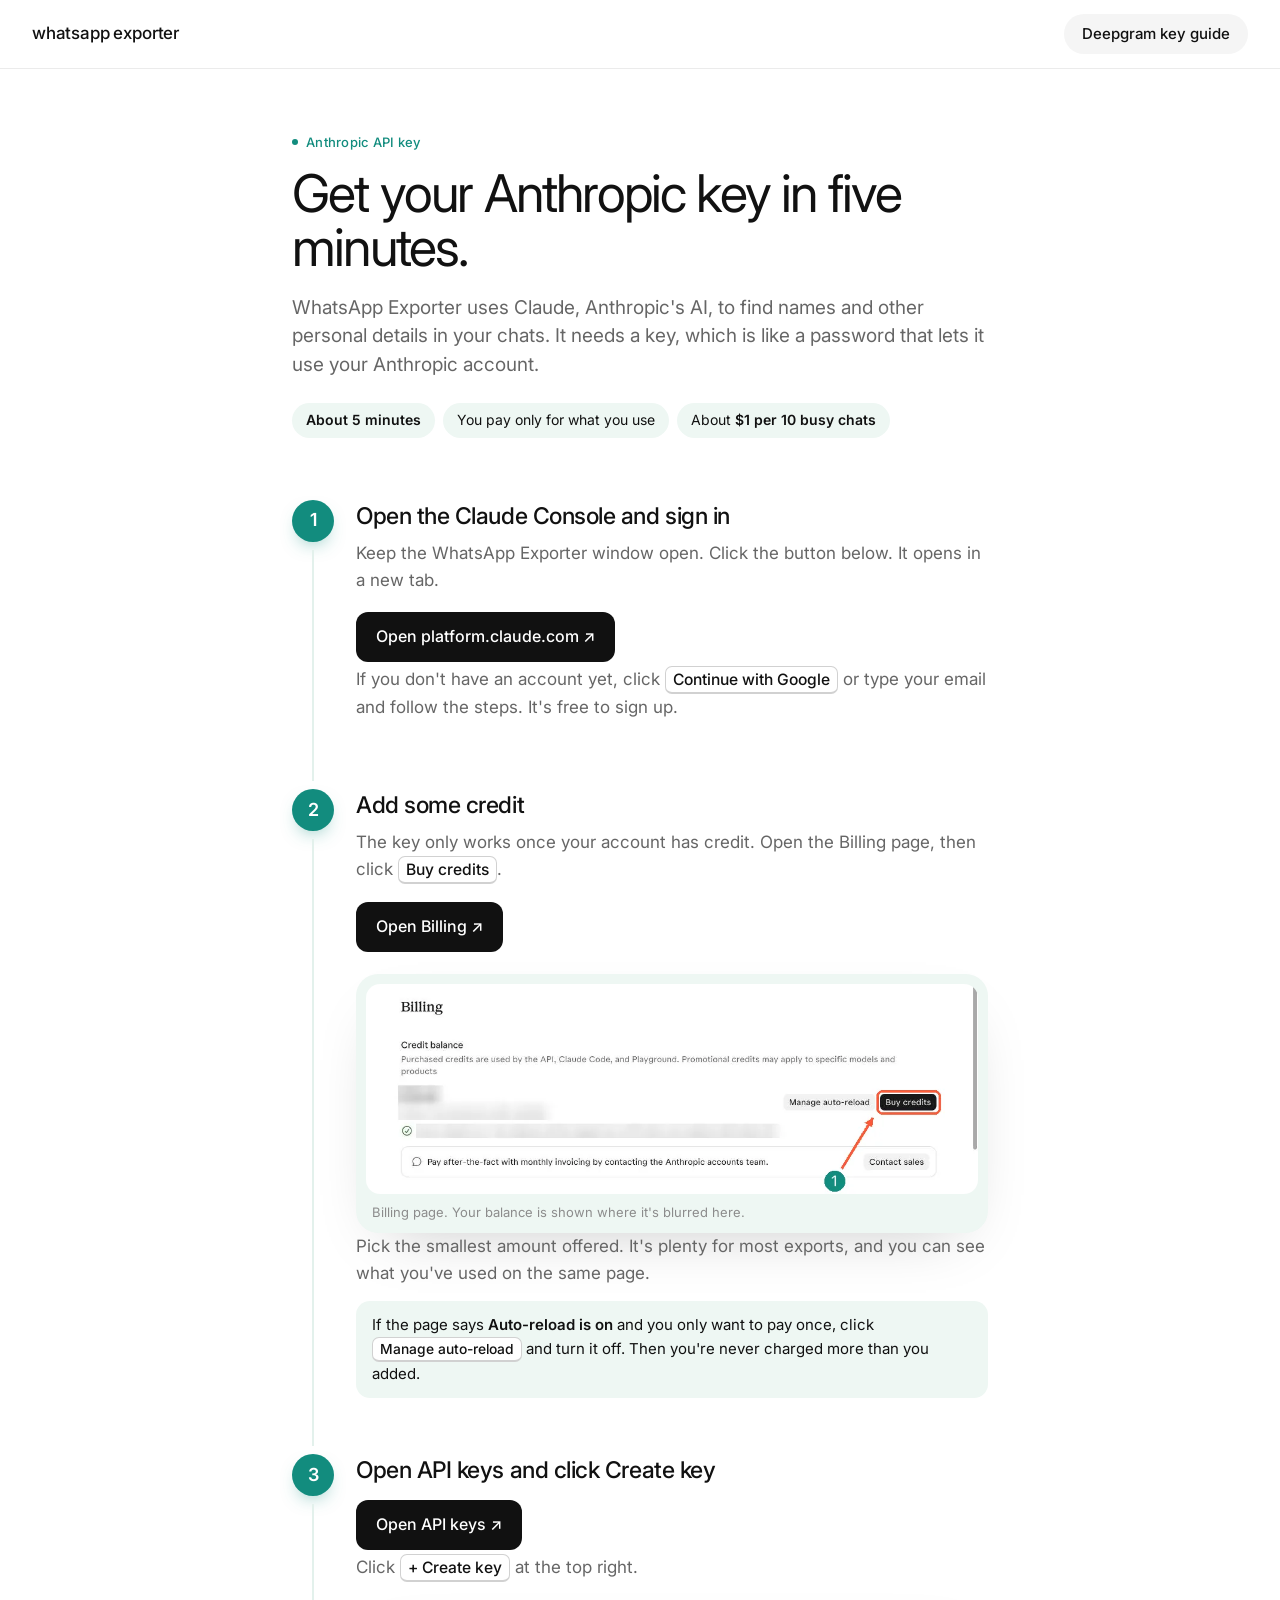
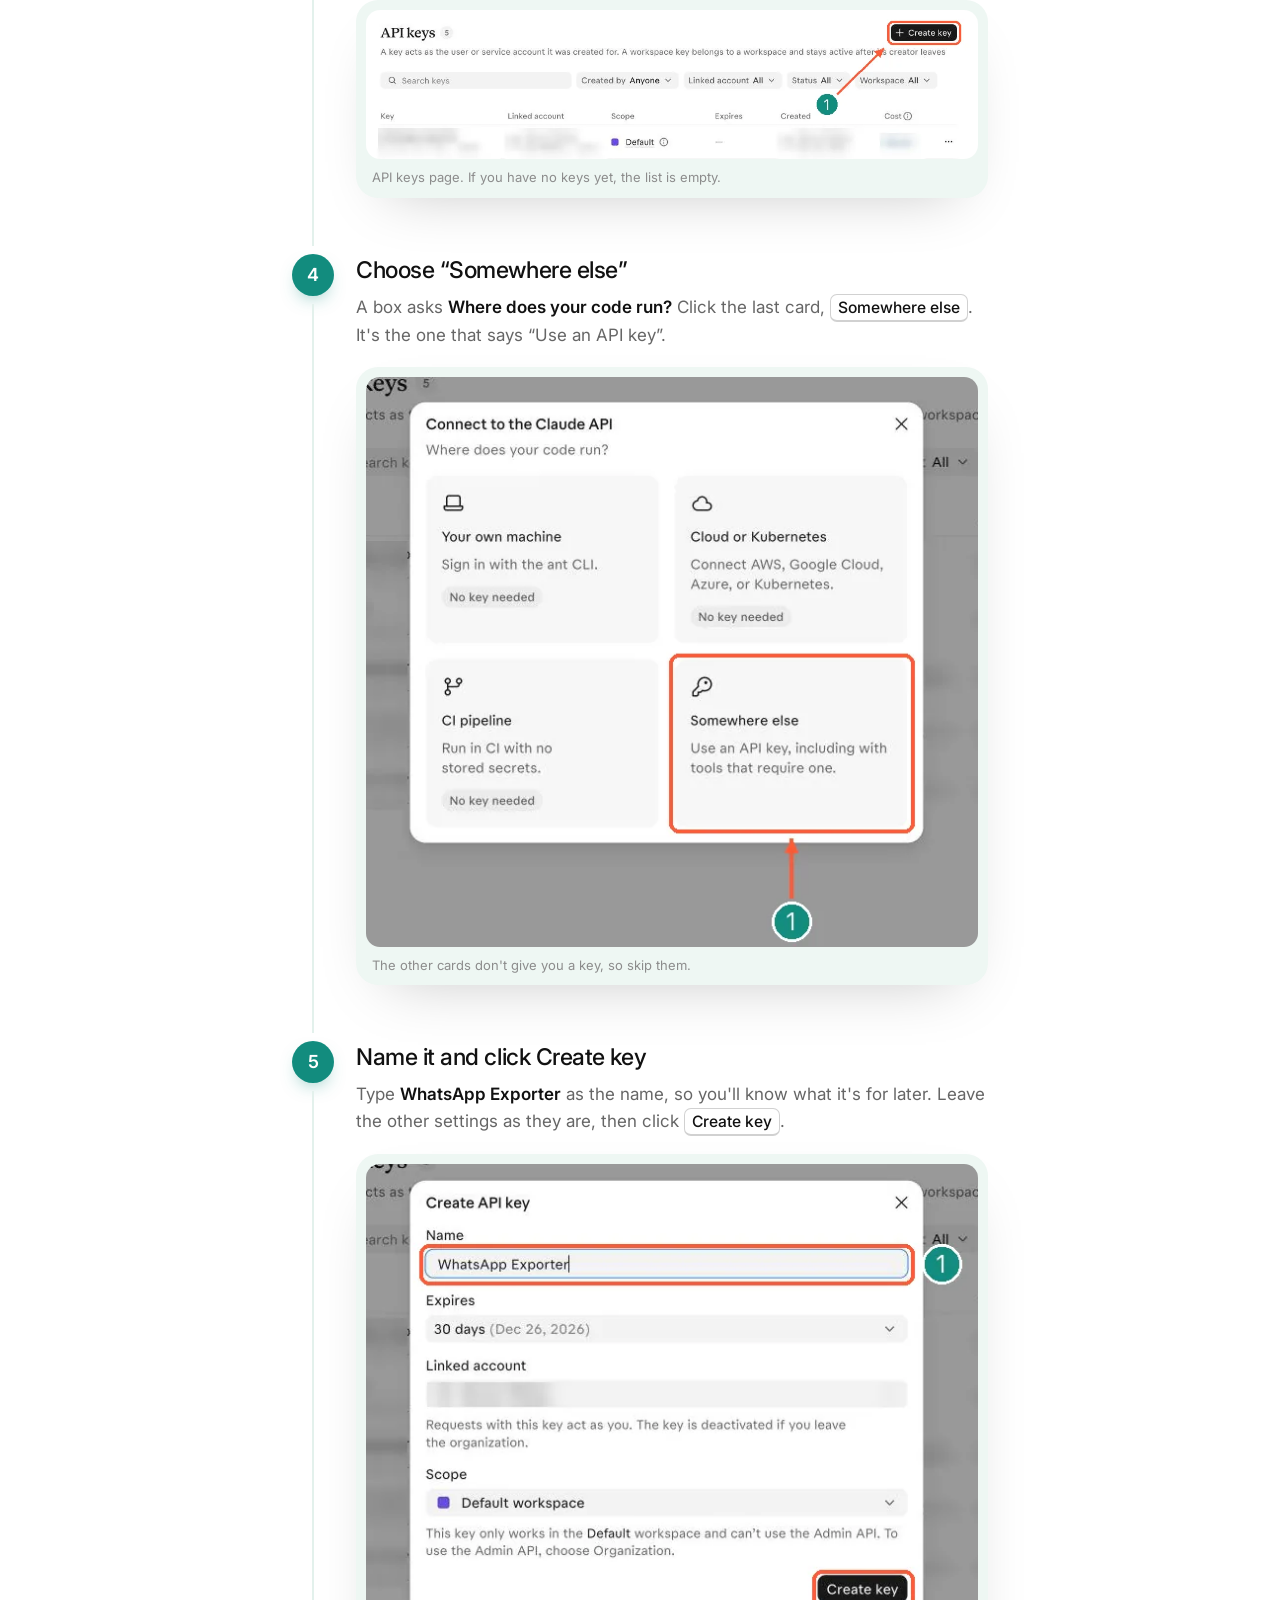
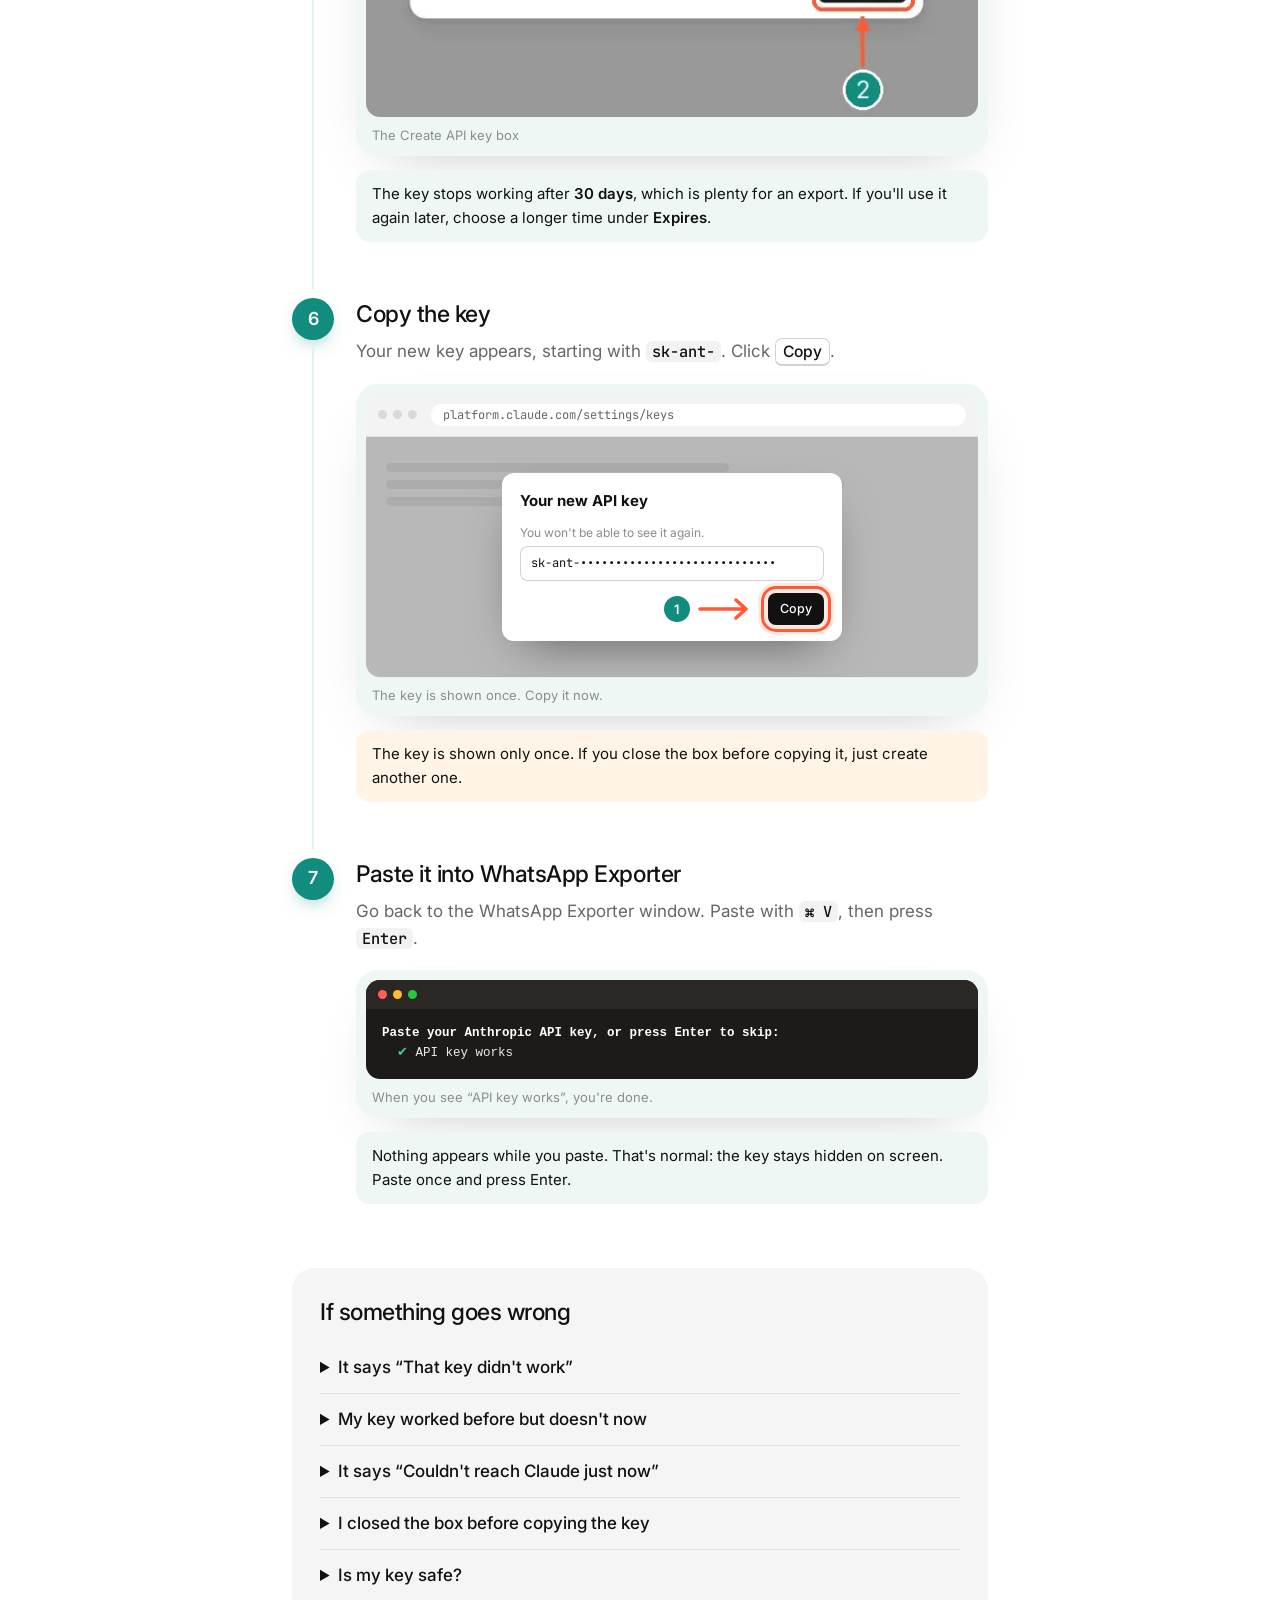
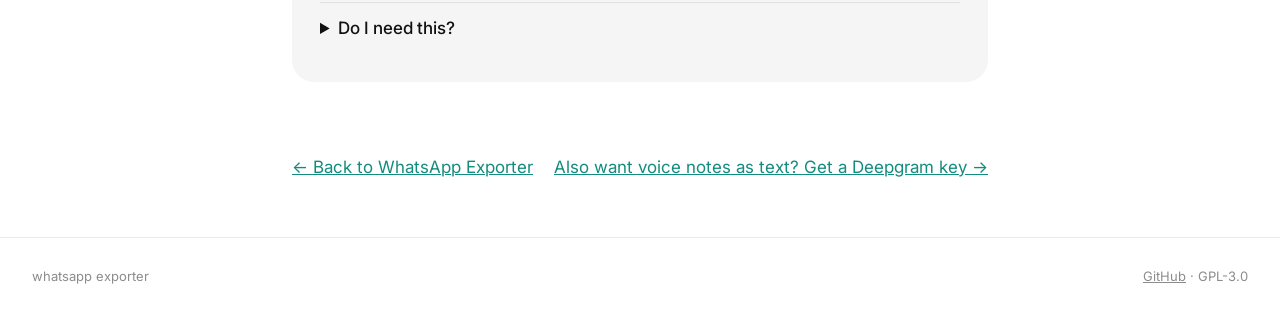
<file: docs/anthropic-key.html>
<!doctype html>
<html lang="en">
<head>
<meta charset="utf-8">
<meta name="viewport" content="width=device-width, initial-scale=1">
<title>Get an Anthropic Key</title>
<meta name="description" content="Step by step, with pictures: create an Anthropic API key so WhatsApp Exporter can redact personal details in your chats.">
<meta property="og:title" content="Get an Anthropic API key for WhatsApp Exporter">
<meta property="og:description" content="Five minutes, step by step, with pictures.">
<meta property="og:image" content="https://girumdoctours.github.io/whatsapp-exporter/og.png">
<meta name="color-scheme" content="light">
<link rel="preconnect" href="https://fonts.googleapis.com">
<link rel="preconnect" href="https://fonts.gstatic.com" crossorigin>
<link href="https://fonts.googleapis.com/css2?family=Inter:wght@400;500;600&family=JetBrains+Mono:wght@400;600&display=swap" rel="stylesheet">
<link rel="stylesheet" href="guide.css">
<script>document.documentElement.classList.add(/Win/i.test(navigator.userAgent) ? 'win' : 'mac')</script>
</head>
<body>
<nav>
  <a class="mark" href="./">whatsapp exporter</a>
  <a class="pill" href="deepgram-key.html">Deepgram key guide</a>
</nav>

<main class="wrap">
  <header>
    <div class="label">Anthropic API key</div>
    <h1>Get your Anthropic key in five minutes.</h1>
    <p class="sub">WhatsApp Exporter uses Claude, Anthropic's AI, to find names and other personal details in your chats. It needs a key, which is like a password that lets it use your Anthropic account.</p>
    <div class="facts">
      <span><b>About 5 minutes</b></span>
      <span>You pay only for what you use</span>
      <span>About <b>$1 per 10 busy chats</b></span>
    </div>
  </header>

  <ol class="steps">
    <li>
      <h2>Open the Claude Console and sign in</h2>
      <p>Keep the WhatsApp Exporter window open. Click the button below. It opens in a new tab.</p>
      <a class="go" href="https://platform.claude.com/" target="_blank" rel="noopener">Open platform.claude.com ↗</a>
      <p>If you don't have an account yet, click <span class="click">Continue with Google</span> or type your email and follow the steps. It's free to sign up.</p>
    </li>

    <li>
      <h2>Add some credit</h2>
      <p>The key only works once your account has credit. Open the Billing page, then click <span class="click">Buy credits</span>.</p>
      <a class="go" href="https://platform.claude.com/settings/billing" target="_blank" rel="noopener">Open Billing ↗</a>
      <figure class="shot">
        <img src="img/anthropic-billing.webp" width="1024" height="352" alt="The Billing page in the Claude Console, with the Buy credits button highlighted" loading="lazy">
        <figcaption>Billing page. Your balance is shown where it's blurred here.</figcaption>
      </figure>
      <p>Pick the smallest amount offered. It's plenty for most exports, and you can see what you've used on the same page.</p>
      <div class="note">If the page says <b>Auto-reload is on</b> and you only want to pay once, click <span class="click">Manage auto-reload</span> and turn it off. Then you're never charged more than you added.</div>
    </li>

    <li>
      <h2>Open API keys and click Create key</h2>
      <a class="go" href="https://platform.claude.com/settings/keys" target="_blank" rel="noopener">Open API keys ↗</a>
      <p>Click <span class="click">+ Create key</span> at the top right.</p>
      <figure class="shot">
        <img src="img/anthropic-keys.webp" width="1024" height="250" alt="The API keys page in the Claude Console, with the Create key button highlighted" loading="lazy">
        <figcaption>API keys page. If you have no keys yet, the list is empty.</figcaption>
      </figure>
    </li>

    <li>
      <h2>Choose “Somewhere else”</h2>
      <p>A box asks <b>Where does your code run?</b> Click the last card, <span class="click">Somewhere else</span>. It's the one that says “Use an API key”.</p>
      <figure class="shot">
        <img src="img/anthropic-chooser.webp" width="620" height="577" alt="The Connect to the Claude API box, with the Somewhere else card highlighted" loading="lazy">
        <figcaption>The other cards don't give you a key, so skip them.</figcaption>
      </figure>
    </li>

    <li>
      <h2>Name it and click Create key</h2>
      <p>Type <b>WhatsApp Exporter</b> as the name, so you'll know what it's for later. Leave the other settings as they are, then click <span class="click">Create key</span>.</p>
      <figure class="shot">
        <img src="img/anthropic-create.webp" width="620" height="560" alt="The Create API key box with WhatsApp Exporter typed as the name and the Create key button highlighted" loading="lazy">
        <figcaption>The Create API key box</figcaption>
      </figure>
      <div class="note">The key stops working after <b>30 days</b>, which is plenty for an export. If you'll use it again later, choose a longer time under <b>Expires</b>.</div>
    </li>

    <li>
      <h2>Copy the key</h2>
      <p>Your new key appears, starting with <span class="kbd">sk-ant-</span>. Click <span class="click">Copy</span>.</p>
      <figure class="shot">
        <div class="browser">
          <div class="top"><i></i><i></i><i></i><div class="url">platform.claude.com/settings/keys</div></div>
          <div class="screen full">
            <div class="main" style="min-height:240px">
              <div class="bar w60"></div><div class="bar w80"></div><div class="bar w40"></div>
              <div class="modal-bg">
                <div class="modal">
                  <h4>Your new API key</h4>
                  <div class="small">You won't be able to see it again.</div>
                  <div class="field secret">sk-ant-••••••••••••••••••••••••••••</div>
                  <div class="acts"><span class="point"><svg class="arrow" viewBox="0 0 56 28"><path d="M2 14h46M38 5l10 9-10 9"/></svg><span class="btn hit" data-n="1">Copy</span></span></div>
                </div>
              </div>
            </div>
          </div>
        </div>
        <figcaption>The key is shown once. Copy it now.</figcaption>
      </figure>
      <div class="warn">The key is shown only once. If you close the box before copying it, just create another one.</div>
    </li>

    <li>
      <h2>Paste it into WhatsApp Exporter</h2>
      <p>Go back to the WhatsApp Exporter window. Paste with <span class="kbd os-mac">⌘ V</span><span class="kbd os-win">Ctrl V</span>, then press <span class="kbd">Enter</span>.</p>
      <figure class="shot">
        <div class="term">
          <div class="top"><i></i><i></i><i></i></div>
<pre><span class="b">Paste your Anthropic API key, or press Enter to skip:</span>
  <span class="ok">✔</span> API key works</pre>
        </div>
        <figcaption>When you see “API key works”, you're done.</figcaption>
      </figure>
      <div class="note">Nothing appears while you paste. That's normal: the key stays hidden on screen. Paste once and press Enter.</div>
    </li>
  </ol>

  <section class="help">
    <h2>If something goes wrong</h2>
    <details>
      <summary>It says “That key didn't work”</summary>
      <p>Copy the key again with the Copy button rather than selecting it by hand, so no part is missed. Then paste it once and press Enter. If it still fails, create a new key and try that one.</p>
    </details>
    <details>
      <summary>My key worked before but doesn't now</summary>
      <p>Keys stop working when they expire, which is after 30 days unless you chose longer. Create a new one the same way. Also check that you still have credit.</p>
    </details>
    <details>
      <summary>It says “Couldn't reach Claude just now”</summary>
      <p>Check your internet connection. Also check that your account has credit on the <a href="https://platform.claude.com/settings/billing" target="_blank" rel="noopener">Billing page</a>. The exporter tries again during the export.</p>
    </details>
    <details>
      <summary>I closed the box before copying the key</summary>
      <p>Click Create key again and make a new one. You can delete the old one from the API keys list with the ⋯ menu next to it.</p>
    </details>
    <details>
      <summary>Is my key safe?</summary>
      <p>Treat it like a password and don't share it. WhatsApp Exporter uses it only while it runs and doesn't save it. You can delete the key on the API keys page at any time, and it stops working straight away.</p>
    </details>
    <details>
      <summary>Do I need this?</summary>
      <p>Only if you choose to redact. Without a key, press Enter to skip and the exporter uses checks on your computer only. These miss more personal details.</p>
    </details>
  </section>

  <div class="other">
    <a href="./">← Back to WhatsApp Exporter</a>
    <a href="deepgram-key.html">Also want voice notes as text? Get a Deepgram key →</a>
  </div>
</main>

<footer><span>whatsapp exporter</span><span><a href="https://github.com/GirumDoctours/whatsapp-exporter">GitHub</a> · GPL-3.0</span></footer>
</body>
</html>
</file>
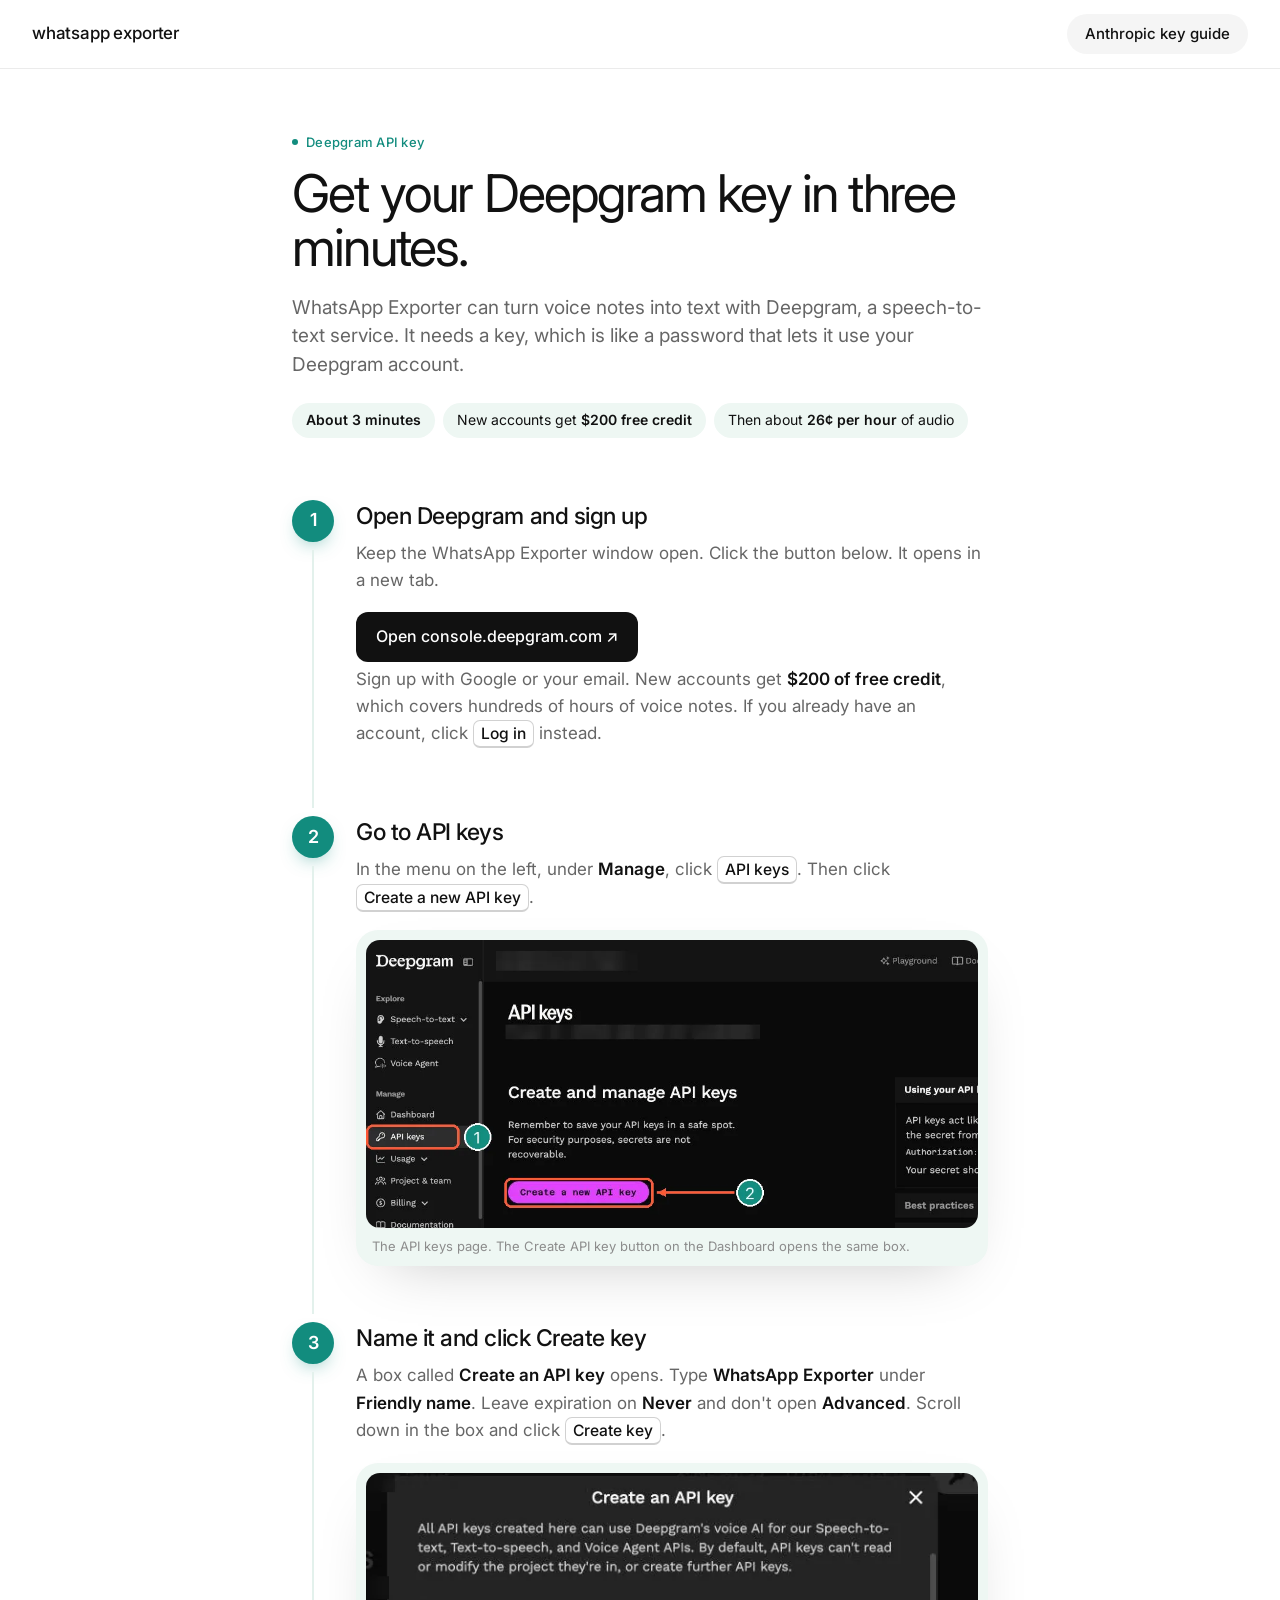
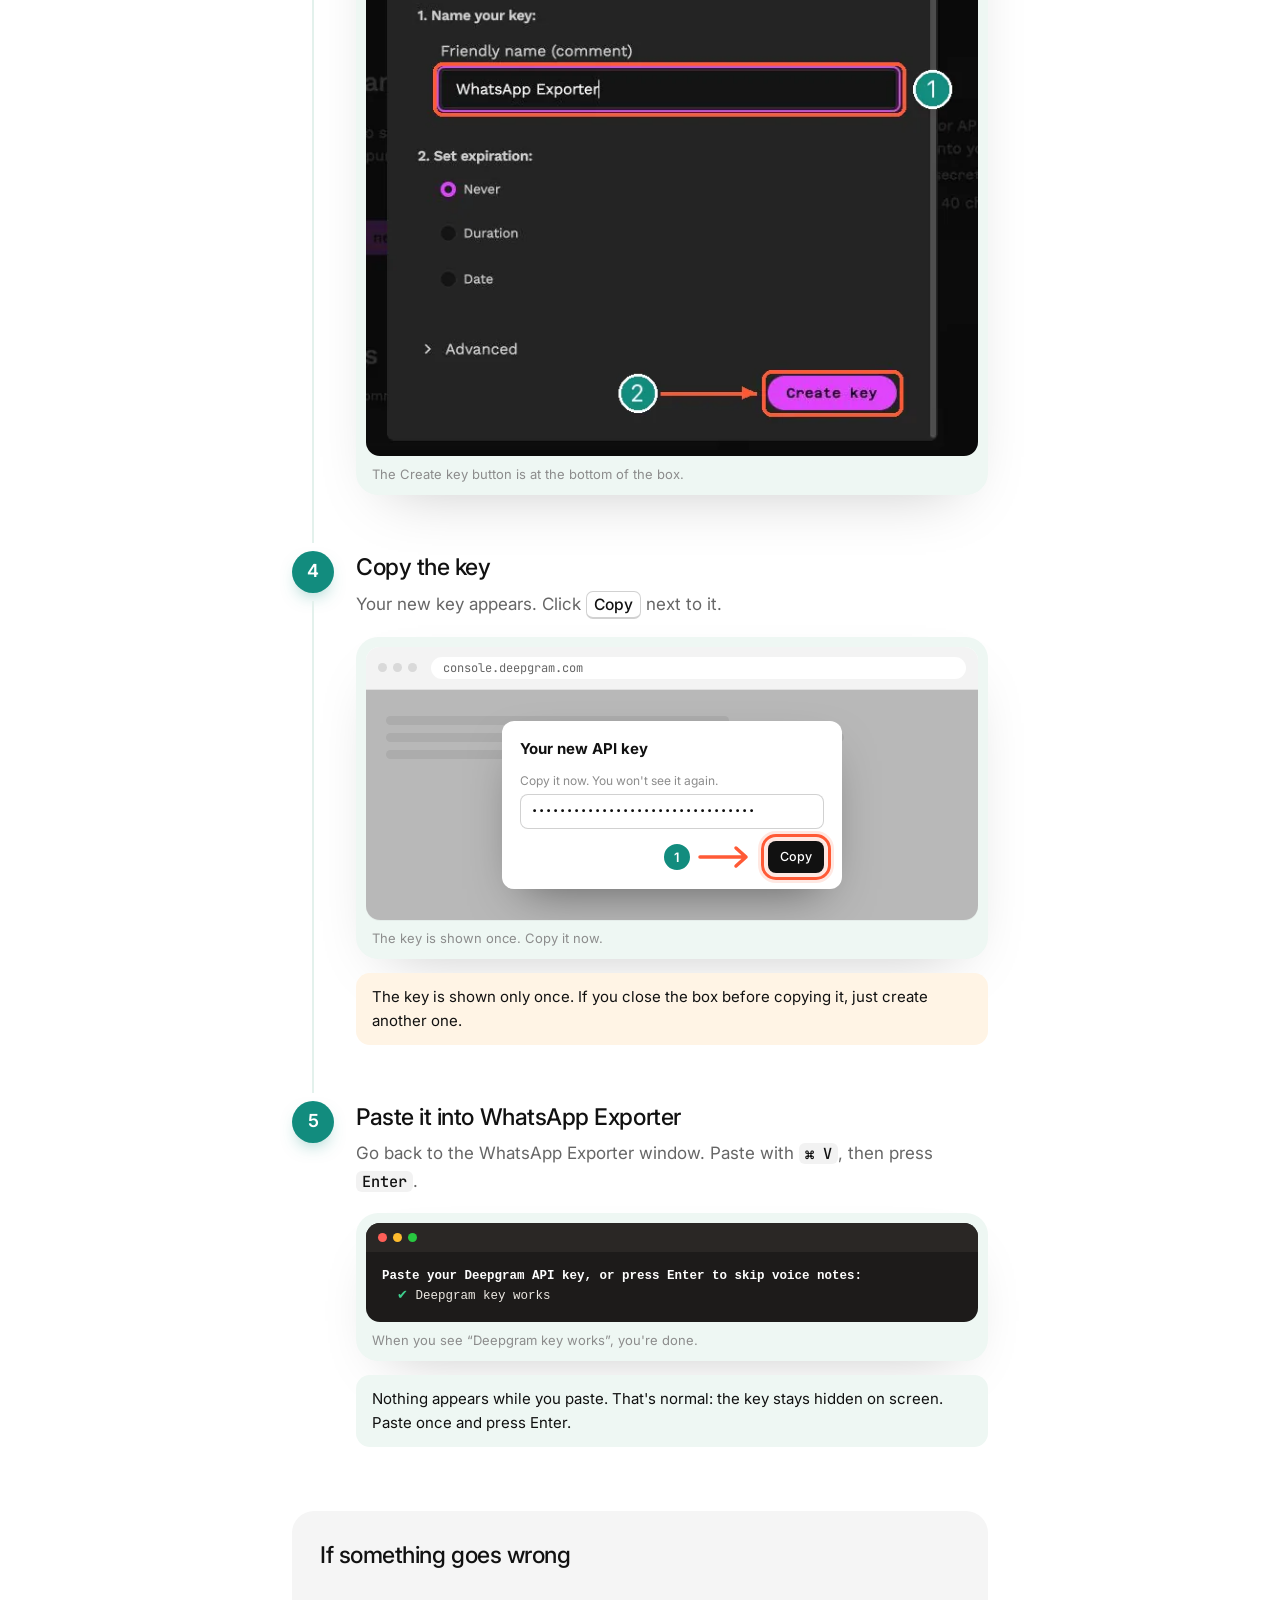
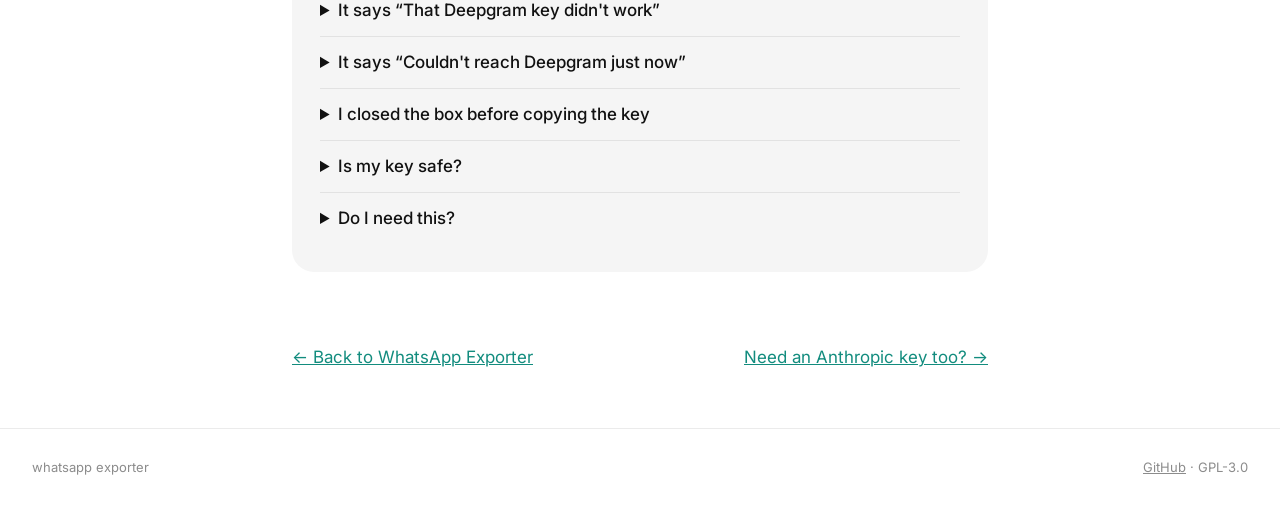
<file: docs/deepgram-key.html>
<!doctype html>
<html lang="en">
<head>
<meta charset="utf-8">
<meta name="viewport" content="width=device-width, initial-scale=1">
<title>Get a Deepgram Key</title>
<meta name="description" content="Step by step, with pictures: create a Deepgram API key so WhatsApp Exporter can turn voice notes into text.">
<meta property="og:title" content="Get a Deepgram API key for WhatsApp Exporter">
<meta property="og:description" content="Three minutes, step by step, with pictures.">
<meta property="og:image" content="https://girumdoctours.github.io/whatsapp-exporter/og.png">
<meta name="color-scheme" content="light">
<link rel="preconnect" href="https://fonts.googleapis.com">
<link rel="preconnect" href="https://fonts.gstatic.com" crossorigin>
<link href="https://fonts.googleapis.com/css2?family=Inter:wght@400;500;600&family=JetBrains+Mono:wght@400;600&display=swap" rel="stylesheet">
<link rel="stylesheet" href="guide.css">
<script>document.documentElement.classList.add(/Win/i.test(navigator.userAgent) ? 'win' : 'mac')</script>
</head>
<body>
<nav>
  <a class="mark" href="./">whatsapp exporter</a>
  <a class="pill" href="anthropic-key.html">Anthropic key guide</a>
</nav>

<main class="wrap">
  <header>
    <div class="label">Deepgram API key</div>
    <h1>Get your Deepgram key in three minutes.</h1>
    <p class="sub">WhatsApp Exporter can turn voice notes into text with Deepgram, a speech-to-text service. It needs a key, which is like a password that lets it use your Deepgram account.</p>
    <div class="facts">
      <span><b>About 3 minutes</b></span>
      <span>New accounts get <b>$200 free credit</b></span>
      <span>Then about <b>26¢ per hour</b> of audio</span>
    </div>
  </header>

  <ol class="steps">
    <li>
      <h2>Open Deepgram and sign up</h2>
      <p>Keep the WhatsApp Exporter window open. Click the button below. It opens in a new tab.</p>
      <a class="go" href="https://console.deepgram.com/" target="_blank" rel="noopener">Open console.deepgram.com ↗</a>
      <p>Sign up with Google or your email. New accounts get <b>$200 of free credit</b>, which covers hundreds of hours of voice notes. If you already have an account, click <span class="click">Log in</span> instead.</p>
    </li>

    <li>
      <h2>Go to API keys</h2>
      <p>In the menu on the left, under <b>Manage</b>, click <span class="click">API keys</span>. Then click <span class="click">Create a new API key</span>.</p>
      <figure class="shot">
        <img src="img/deepgram-keys.webp" width="1000" height="470" alt="The API keys page in the Deepgram console, with API keys in the menu and the Create a new API key button highlighted" loading="lazy">
        <figcaption>The API keys page. The Create API key button on the Dashboard opens the same box.</figcaption>
      </figure>
    </li>

    <li>
      <h2>Name it and click Create key</h2>
      <p>A box called <b>Create an API key</b> opens. Type <b>WhatsApp Exporter</b> under <b>Friendly name</b>. Leave expiration on <b>Never</b> and don't open <b>Advanced</b>. Scroll down in the box and click <span class="click">Create key</span>.</p>
      <figure class="shot">
        <img src="img/deepgram-create.webp" width="640" height="610" alt="The Create an API key box with WhatsApp Exporter typed as the name and the Create key button highlighted" loading="lazy">
        <figcaption>The Create key button is at the bottom of the box.</figcaption>
      </figure>
    </li>

    <li>
      <h2>Copy the key</h2>
      <p>Your new key appears. Click <span class="click">Copy</span> next to it.</p>
      <figure class="shot" data-shot="img/deepgram-copy.webp">
        <div class="browser">
          <div class="top"><i></i><i></i><i></i><div class="url">console.deepgram.com</div></div>
          <div class="screen full">
            <div class="main" style="min-height:230px">
              <div class="bar w60"></div><div class="bar w80"></div><div class="bar w40"></div>
              <div class="modal-bg">
                <div class="modal">
                  <h4>Your new API key</h4>
                  <div class="small">Copy it now. You won't see it again.</div>
                  <div class="field secret">••••••••••••••••••••••••••••••••</div>
                  <div class="acts"><span class="point"><svg class="arrow" viewBox="0 0 56 28"><path d="M2 14h46M38 5l10 9-10 9"/></svg><span class="btn hit" data-n="1">Copy</span></span></div>
                </div>
              </div>
            </div>
          </div>
        </div>
        <figcaption>The key is shown once. Copy it now.</figcaption>
      </figure>
      <div class="warn">The key is shown only once. If you close the box before copying it, just create another one.</div>
    </li>

    <li>
      <h2>Paste it into WhatsApp Exporter</h2>
      <p>Go back to the WhatsApp Exporter window. Paste with <span class="kbd os-mac">⌘ V</span><span class="kbd os-win">Ctrl V</span>, then press <span class="kbd">Enter</span>.</p>
      <figure class="shot">
        <div class="term">
          <div class="top"><i></i><i></i><i></i></div>
<pre><span class="b">Paste your Deepgram API key, or press Enter to skip voice notes:</span>
  <span class="ok">✔</span> Deepgram key works</pre>
        </div>
        <figcaption>When you see “Deepgram key works”, you're done.</figcaption>
      </figure>
      <div class="note">Nothing appears while you paste. That's normal: the key stays hidden on screen. Paste once and press Enter.</div>
    </li>
  </ol>

  <section class="help">
    <h2>If something goes wrong</h2>
    <details>
      <summary>It says “That Deepgram key didn't work”</summary>
      <p>Copy the key again with the Copy button rather than selecting it by hand, so no part is missed. Then paste it once and press Enter. If it still fails, create a new key and try that one.</p>
    </details>
    <details>
      <summary>It says “Couldn't reach Deepgram just now”</summary>
      <p>Check your internet connection. The exporter tries again during the export.</p>
    </details>
    <details>
      <summary>I closed the box before copying the key</summary>
      <p>Click Create a new API key again and make a new one. You can delete the old one from the list on the API keys page.</p>
    </details>
    <details>
      <summary>Is my key safe?</summary>
      <p>Treat it like a password and don't share it. WhatsApp Exporter uses it only while it runs and doesn't save it. You can delete the key on the API keys page at any time, and it stops working straight away.</p>
    </details>
    <details>
      <summary>Do I need this?</summary>
      <p>No. It's only for turning voice notes into text. Press Enter to skip, and voice notes are saved without a written version. In a redacted copy they're removed.</p>
    </details>
  </section>

  <div class="other">
    <a href="./">← Back to WhatsApp Exporter</a>
    <a href="anthropic-key.html">Need an Anthropic key too? →</a>
  </div>
</main>

<footer><span>whatsapp exporter</span><span><a href="https://github.com/GirumDoctours/whatsapp-exporter">GitHub</a> · GPL-3.0</span></footer>
</body>
</html>
</file>
<file: docs/guide.css>
:root{
  --paper:#ffffff;--paper2:#f5f5f5;--mint:#eef7f3;--gray:#f2f2f2;--ink:#111111;--muted:#666666;--faint:#8c8c8c;
  --green:#128c7e;--green-soft:#e3f1ec;--line:rgba(0,0,0,.08);--ring:#ff5a36;--ring-soft:rgba(255,90,54,.14);
  --shadow:0 24px 60px -32px rgba(0,0,0,.25);
}
*{box-sizing:border-box}
html{scroll-behavior:smooth}
body{margin:0;background:var(--paper);color:var(--ink);font:17px/1.6 Inter,-apple-system,BlinkMacSystemFont,"Segoe UI",Roboto,sans-serif;-webkit-font-smoothing:antialiased}
.mono{font-family:"JetBrains Mono",ui-monospace,Menlo,Consolas,monospace}
a{color:var(--green)}
nav{position:sticky;top:0;z-index:20;padding:14px 32px;display:flex;justify-content:space-between;align-items:center;background:rgba(255,255,255,.86);backdrop-filter:blur(14px) saturate(1.2);-webkit-backdrop-filter:blur(14px) saturate(1.2);box-shadow:0 1px 0 var(--line)}
.mark{font-weight:500;font-size:17px;letter-spacing:-.01em;text-decoration:none;color:var(--ink)}
.pill{display:inline-flex;align-items:center;gap:8px;height:40px;padding:0 18px;border-radius:99px;font-size:15px;font-weight:500;text-decoration:none;background:#f5f5f5;color:var(--ink)}
.pill.green{background:var(--green);color:#fff;box-shadow:0 8px 24px -12px rgba(18,140,126,.7)}
.wrap{max-width:760px;margin:0 auto;padding:0 32px}
header{padding:64px 0 24px}
.label{font-size:13px;font-weight:500;color:var(--green);letter-spacing:.02em;margin-bottom:14px;display:flex;align-items:center;gap:8px}
.label::before{content:"";width:6px;height:6px;border-radius:50%;background:var(--green)}
h1{font-weight:400;letter-spacing:-.035em;margin:0;font-size:clamp(36px,5vw,52px);line-height:1.05}
.sub{font-size:19px;line-height:1.5;color:var(--muted);margin:18px 0 0}
.facts{display:flex;flex-wrap:wrap;gap:8px;margin-top:24px}
.facts span{background:var(--mint);color:var(--ink);border-radius:99px;padding:6px 14px;font-size:14px}
.facts b{font-weight:600}
ol.steps{list-style:none;padding:0;margin:40px 0 0;counter-reset:step}
ol.steps>li{counter-increment:step;position:relative;padding:0 0 56px 64px}
ol.steps>li::before{content:counter(step);position:absolute;left:0;top:-2px;width:42px;height:42px;border-radius:50%;background:var(--green);color:#fff;font-weight:600;font-size:18px;display:flex;align-items:center;justify-content:center;box-shadow:0 8px 20px -10px rgba(18,140,126,.8)}
ol.steps>li::after{content:"";position:absolute;left:20px;top:48px;bottom:8px;width:2px;background:var(--green-soft)}
ol.steps>li:last-child::after{display:none}
h2{font-weight:500;font-size:23px;letter-spacing:-.02em;margin:2px 0 8px;line-height:1.3}
.steps p{margin:0 0 12px;color:var(--muted)}
.steps p b,.steps li b{color:var(--ink);font-weight:600}
.go{display:inline-flex;align-items:center;gap:8px;margin:6px 0 4px;background:var(--ink);color:#fff;text-decoration:none;font-weight:500;padding:12px 20px;border-radius:12px;font-size:16px}
.go:hover{background:#000}
.click{display:inline-block;background:#fff;border:1px solid rgba(0,0,0,.18);border-bottom-width:2px;border-radius:7px;padding:0 7px;font-size:.92em;font-weight:500;color:var(--ink);white-space:nowrap}
.kbd{display:inline-block;background:var(--gray);border-radius:6px;padding:0 6px;font:500 .9em "JetBrains Mono",monospace;color:var(--ink);white-space:nowrap}
.note{background:var(--mint);border-radius:14px;padding:12px 16px;font-size:15px;color:var(--ink);margin:14px 0 0}
.warn{background:#fff4e5;border-radius:14px;padding:12px 16px;font-size:15px;color:var(--ink);margin:14px 0 0}
figure.shot{margin:18px 0 0;background:var(--mint);border-radius:22px;padding:10px;box-shadow:var(--shadow)}
figure.shot img{display:block;width:100%;height:auto;border-radius:14px}
figcaption{font-size:13px;color:var(--faint);padding:8px 6px 0}
.browser{background:#fff;border-radius:14px;overflow:hidden;box-shadow:0 1px 0 rgba(0,0,0,.04)}
.browser .top{display:flex;align-items:center;gap:6px;padding:10px 12px;background:#f3f3f3;border-bottom:1px solid var(--line)}
.browser .top i{width:9px;height:9px;border-radius:50%;background:#d9d9d9}
.browser .url{flex:1;margin-left:8px;background:#fff;border-radius:99px;padding:3px 12px;font:12px "JetBrains Mono",monospace;color:var(--muted);white-space:nowrap;overflow:hidden;text-overflow:ellipsis}
.screen{display:grid;grid-template-columns:150px 1fr;min-height:230px;font-size:13px}
.screen.full{grid-template-columns:1fr}
.side{background:#fafafa;border-right:1px solid var(--line);padding:14px 10px}
.side div{padding:6px 10px;border-radius:8px;color:var(--muted);margin-bottom:2px}
.side .on{background:#ececec;color:var(--ink);font-weight:500}
.main{padding:18px 20px;position:relative}
.main h3{margin:0 0 4px;font-size:17px;font-weight:600}
.main .lead{color:var(--faint);font-size:12px;margin-bottom:14px}
.bar{height:9px;border-radius:5px;background:#eee;margin:8px 0}
.bar.w60{width:60%}.bar.w40{width:40%}.bar.w80{width:80%}
.rowline{display:flex;justify-content:space-between;align-items:center;padding:10px 0;border-top:1px solid var(--line);color:var(--faint)}
.btn{display:inline-block;background:var(--ink);color:#fff;border-radius:8px;padding:6px 12px;font-weight:500;font-size:12.5px}
.btn.light{background:#fff;color:var(--ink);border:1px solid rgba(0,0,0,.15)}
.field{border:1px solid rgba(0,0,0,.18);border-radius:8px;padding:7px 10px;margin:4px 0 12px;color:var(--ink);background:#fff}
.field.secret{font-family:"JetBrains Mono",monospace;font-size:12px;overflow:hidden;white-space:nowrap;text-overflow:ellipsis}
.small{font-size:12px;color:var(--faint)}
.modal-bg{position:absolute;inset:0;background:rgba(0,0,0,.28);display:flex;align-items:center;justify-content:center;padding:16px}
.modal{background:#fff;border-radius:12px;padding:16px 18px;width:min(340px,100%);box-shadow:0 20px 50px -20px rgba(0,0,0,.5)}
.modal h4{margin:0 0 10px;font-size:15px}
.modal .acts{display:flex;justify-content:flex-end;gap:8px;margin-top:4px}
.hit{position:relative;outline:3px solid var(--ring);outline-offset:4px;border-radius:8px;box-shadow:0 0 0 10px var(--ring-soft)}
.hit[data-n]::after{content:attr(data-n);position:absolute;top:-30px;right:-30px;width:26px;height:26px;border-radius:50%;background:var(--green);color:#fff;font:600 13px Inter,sans-serif;display:flex;align-items:center;justify-content:center;border:2px solid #fff;outline:0}
.point{position:relative;display:inline-block}
.point .side-item,.point .btn{position:relative}
.arrow{position:absolute;right:100%;top:50%;width:56px;height:28px;transform:translate(-14px,-50%);pointer-events:none;overflow:visible}
.point.from-right .arrow{right:auto;left:100%;transform:translate(14px,-50%) scaleX(-1)}
.arrow path{fill:none;stroke:var(--ring);stroke-width:3.5;stroke-linecap:round;stroke-linejoin:round}
.point.block{display:block}
.point .hit[data-n]::after{top:50%;right:calc(100% + 76px);transform:translateY(-50%)}
.point.from-right .hit[data-n]::after{right:auto;left:calc(100% + 76px)}
.hit.badge-right[data-n]::after{top:50%;right:-38px;transform:translateY(-50%)}
.term{border-radius:14px;overflow:hidden;background:#1d1b1a;color:#ece8e2}
.term .top{display:flex;align-items:center;gap:6px;padding:10px 12px;background:#2a2725}
.term .top i{width:9px;height:9px;border-radius:50%;background:#ff5f57}
.term .top i:nth-child(2){background:#febc2e}.term .top i:nth-child(3){background:#28c840}
.term pre{margin:0;padding:14px 16px 16px;font-size:12.5px;line-height:1.6;white-space:pre-wrap;word-break:break-word}
.d{color:#8f887f}.ok{color:#3ecf8e}.b{color:#fff;font-weight:600}.y{color:#f2c15b}
.help{margin:8px 0 72px;padding:28px;border-radius:22px;background:var(--paper2)}
.help h2{margin-bottom:14px}
.help details{border-top:1px solid var(--line);padding:12px 0}
.help details:first-of-type{border-top:0}
.help summary{cursor:pointer;font-weight:500}
.help details p{margin:8px 0 0;color:var(--muted);font-size:15px}
.other{display:flex;justify-content:space-between;gap:12px;flex-wrap:wrap;margin:0 0 56px}
footer{padding:28px 32px;display:flex;justify-content:space-between;font-size:13px;color:var(--faint);border-top:1px solid var(--line)}
footer a{color:var(--faint)}
.os-mac,.os-win{display:none}
html.mac .os-mac,html.win .os-win{display:inline}
html:not(.mac):not(.win) .os-mac{display:inline}
@media (max-width:560px){
  html,body{overflow-x:clip}
  body{font-size:16px}
  .wrap{padding:0 16px}
  nav{padding:12px 16px}
  .pill{height:36px;padding:0 14px;font-size:14px}
  header{padding:40px 0 8px}
  .sub{font-size:17px}
  ol.steps>li{padding:0 0 44px 0}
  ol.steps>li::before{position:static;margin-bottom:12px;width:36px;height:36px;font-size:16px}
  ol.steps>li::after{display:none}
  h2{font-size:21px}
  figure.shot{padding:6px;border-radius:16px;margin-left:-4px;margin-right:-4px}
  .screen{grid-template-columns:96px 1fr;font-size:12px;min-height:200px}
  .side{padding:10px 6px}
  .side div{padding:5px 6px}
  .main{padding:14px 12px}
  .hit[data-n]::after{top:-24px;right:-18px}
  .arrow{display:none}
  .point .hit[data-n]::after,.point.from-right .hit[data-n]::after{top:-22px;right:-14px;left:auto;transform:none}
  .help{padding:20px 18px}
  footer{padding:24px 16px;flex-direction:column;gap:6px}
}
</file>
